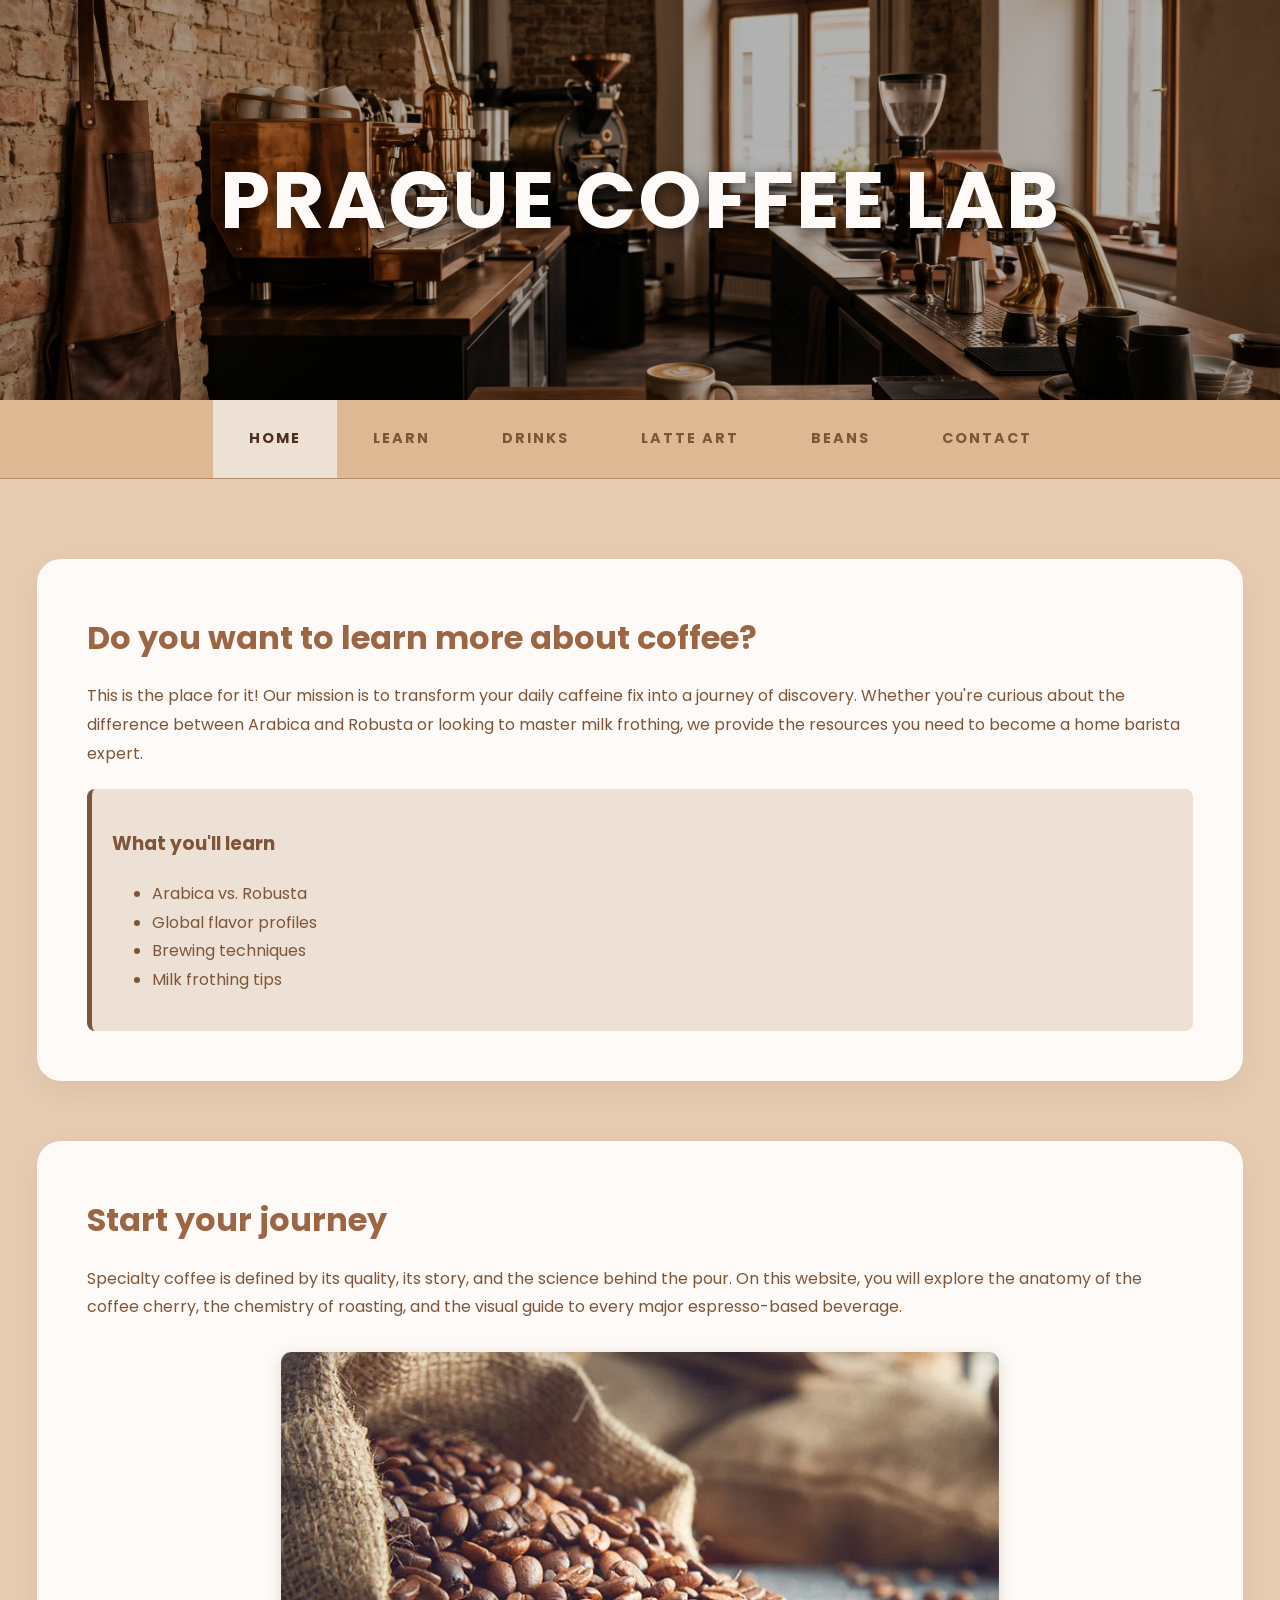
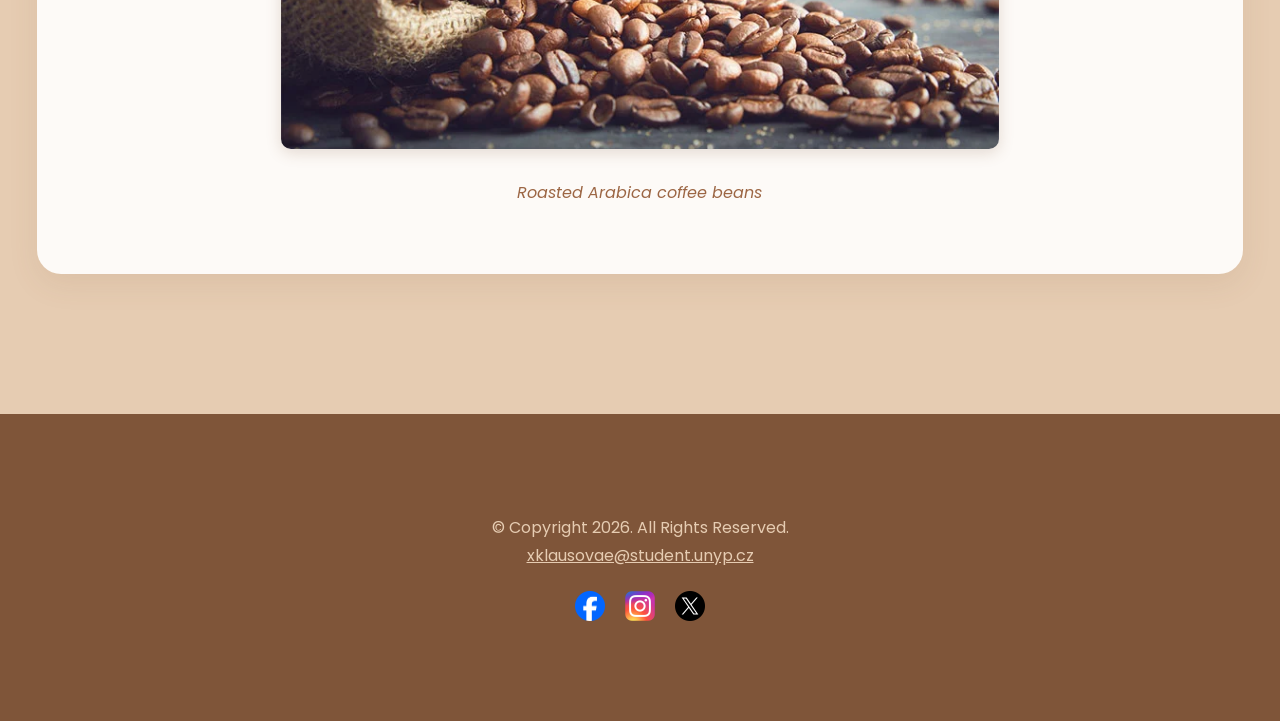
<file: index.html>
<!DOCTYPE html>
<html lang="en">
<head>
    <meta charset="UTF-8">
    <title>Coffee Lab | Home</title>
    <link rel="stylesheet" href="css/styles.css">
    <link href="https://fonts.googleapis.com/css2?family=Poppins:wght@400;600;800&display=swap" rel="stylesheet">
    <meta name="viewport" content="width=device-width,initial-scale=1">
    <meta name="description" content="Your ultimate guide to learning about coffee varieties, brewing, and flavors.">
    <meta name="author" content="Klausová">
    <meta name="keywords" content="coffee, Prague, barista, brewing, beans">
</head>
<body>

    <header>
        <h1>Prague Coffee Lab</h1>
    </header>

    <nav>
        <ul>
            <li><a href="index.html" class="active">Home</a></li>
            <li><a href="about.html">Learn</a></li>
            <li><a href="gallery.html">Drinks</a></li>
            <li><a href="media.html">Latte art</a></li>
            <li><a href="data.html">Beans</a></li>
            <li><a href="contact.html">Contact</a></li>
        </ul>
    </nav>

    <div id="container">
    <main>
        <article>
            <h2> Do you want to learn more about coffee?</h2>
            <p>This is the place for it! Our mission is to transform your daily caffeine fix into a journey of discovery. Whether you're curious about the difference between Arabica and Robusta or looking to master milk frothing, we provide the resources you need to become a home barista expert.</p>

            <aside>
                <h3>What you'll learn</h3>
                <ul>
                    <li>Arabica vs. Robusta</li>
                    <li>Global flavor profiles</li>
                    <li>Brewing techniques</li>
                    <li>Milk frothing tips</li>
                </ul>
            </aside>
        </article>

        <article>
            <h2>Start your journey</h2>
            <p>Specialty coffee is defined by its quality, its story, and the science behind the pour. On this website, you will explore the anatomy of the coffee cherry, the chemistry of roasting, and the visual guide to every major espresso-based beverage.</p>

            <figure>
                <img src="images/beans.jpg" alt="Close up of roasted coffee beans" class="feature-image">
                <figcaption>Roasted Arabica coffee beans</figcaption>
            </figure>
        </article>
    </main>
    </div>

    <footer>
        &copy; Copyright 2026. All Rights Reserved. <br>
        <a href="mailto:xklausovae@student.unyp.cz" class="footer-link">xklausovae@student.unyp.cz</a> <br>
        <div class="social-footer">
            <a href="https://fb.com" target="_blank">
                <img src="images/fb.png" alt="Facebook logo">
            </a>
            <a href="https://ig.com" target="_blank">
                <img src="images/ig.png" alt="Instagram logo">
            </a>
            <a href="https://x.com" target="_blank">
                <img src="images/x.png" alt="X logo">
            </a>
        </div>
    </footer>


<script src="js/scripts.js"></script>
</body>
</html>
</file>
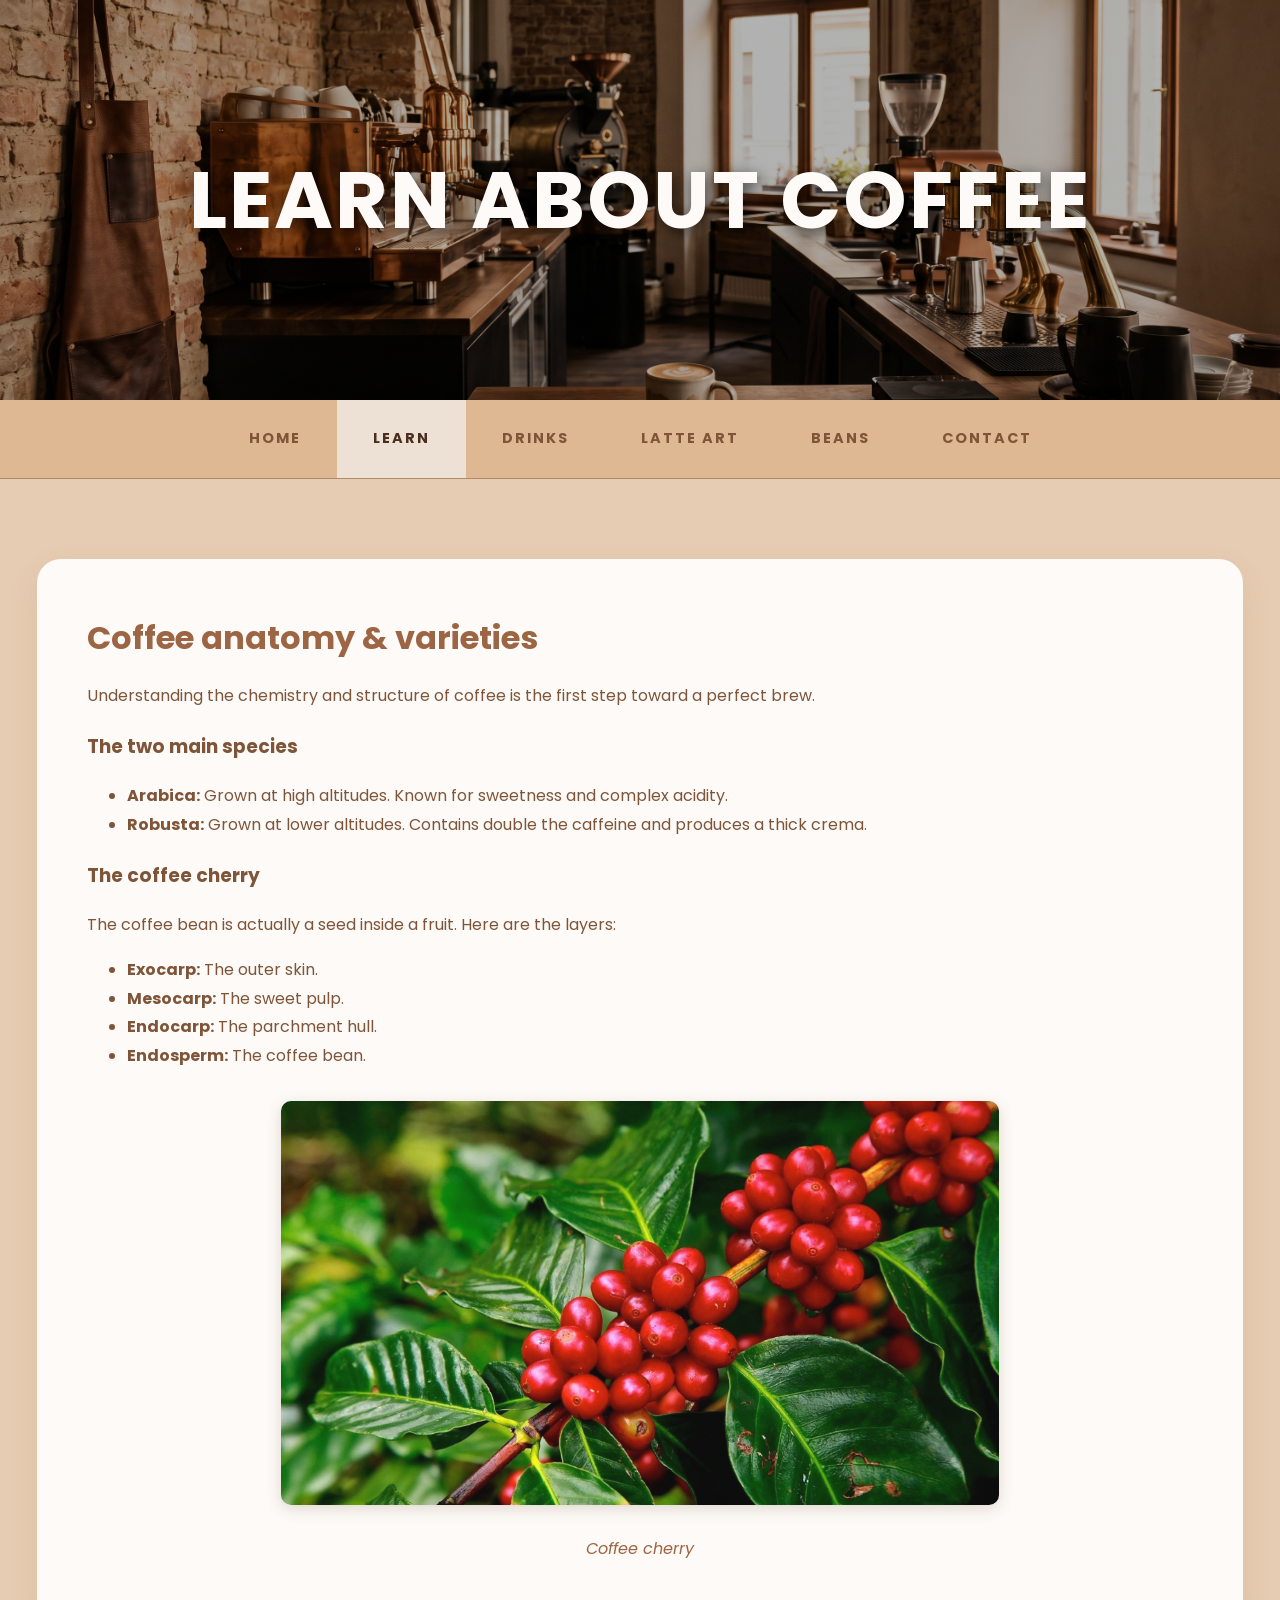
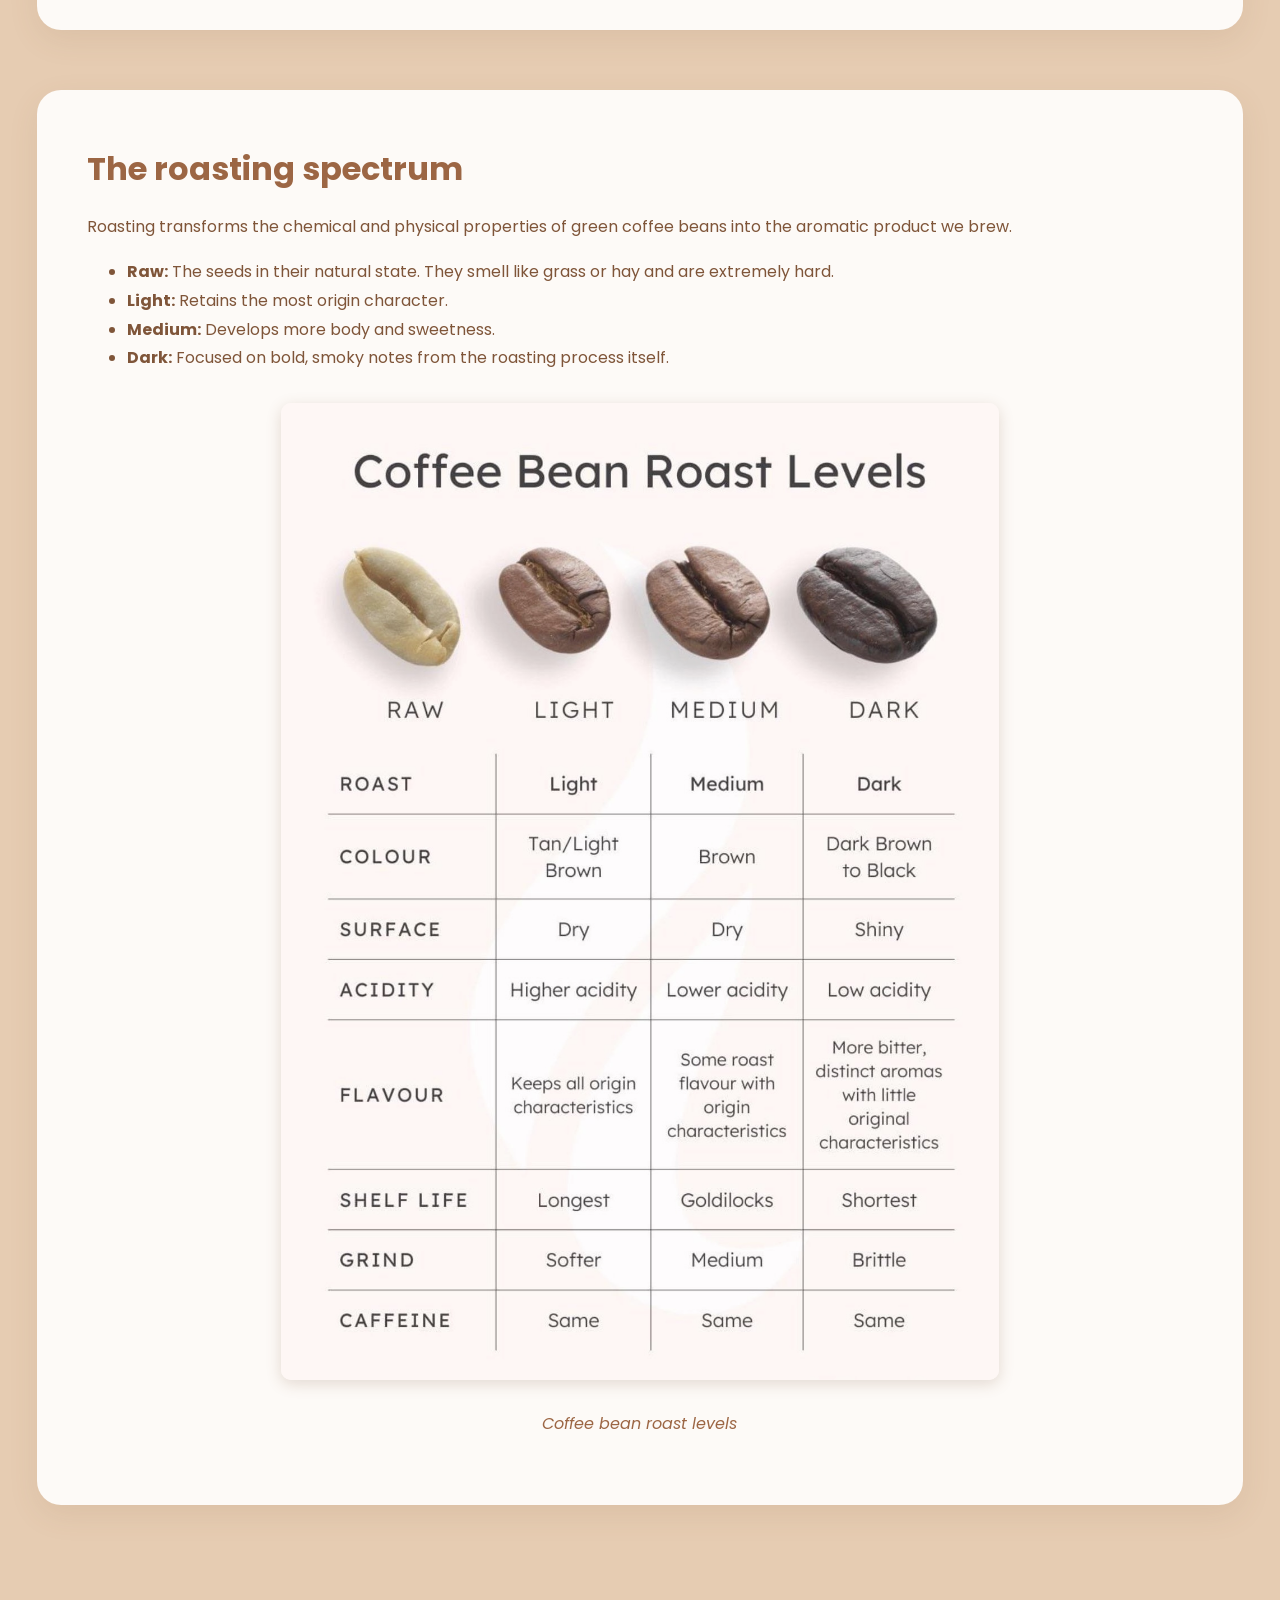
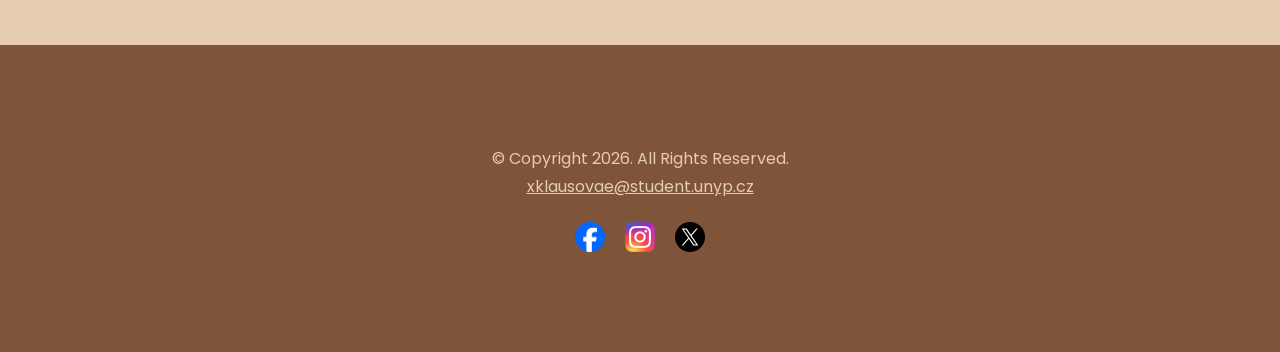
<file: about.html>
<!DOCTYPE html>
<html lang="en">
<head>
    <meta charset="UTF-8">
    <title>Coffee Lab | Learn</title>
    <link rel="stylesheet" href="css/styles.css">
    <link href="https://fonts.googleapis.com/css2?family=Poppins:wght@400;600;800&display=swap" rel="stylesheet">
    <meta name="viewport" content="width=device-width,initial-scale=1">
    <meta name="description" content="Your ultimate guide to learning about coffee varieties, brewing, and flavors.">
    <meta name="author" content="Klausová">
    <meta name="keywords" content="coffee, Prague, barista, brewing, beans">
</head>
<body>

<header>
    <h1>Learn about coffee</h1>
</header>

<nav>
    <ul>
        <li><a href="index.html">Home</a></li>
        <li><a href="about.html" class="active">Learn</a></li>
        <li><a href="gallery.html">Drinks</a></li>
        <li><a href="media.html">Latte art</a></li>
        <li><a href="data.html">Beans</a></li>
        <li><a href="contact.html">Contact</a></li>
    </ul>
</nav>

<div id="container">
    <main>
        <article>
            <h2>Coffee anatomy & varieties</h2>
            <p>Understanding the chemistry and structure of coffee is the first step toward a perfect brew.</p>

            <h3>The two main species</h3>
            <ul>
                <li><strong>Arabica:</strong> Grown at high altitudes. Known for sweetness and complex acidity.</li>
                <li><strong>Robusta:</strong> Grown at lower altitudes. Contains double the caffeine and produces a thick crema.</li>
            </ul>

            <h3>The coffee cherry</h3>
            <p>The coffee bean is actually a seed inside a fruit. Here are the layers:</p>

            <ul>
                <li><strong>Exocarp:</strong> The outer skin.</li>
                <li><strong>Mesocarp:</strong> The sweet pulp.</li>
                <li><strong>Endocarp:</strong> The parchment hull.</li>
                <li><strong>Endosperm:</strong> The coffee bean.</li>
            </ul>

            <figure>
                <img src="images/coffee_cherry.jpg" alt="Image of coffee cherry" class="feature-image">
                <figcaption>Coffee cherry</figcaption>
            </figure>

        </article>

        <article>
            <h2>The roasting spectrum</h2>
            <p>Roasting transforms the chemical and physical properties of green coffee beans into the aromatic product we brew.</p>
            <ul>
                <li><strong>Raw:</strong> The seeds in their natural state. They smell like grass or hay and are extremely hard.</li>
                <li><strong>Light:</strong> Retains the most origin character.</li>
                <li><strong>Medium:</strong> Develops more body and sweetness.</li>
                <li><strong>Dark:</strong> Focused on bold, smoky notes from the roasting process itself.</li>
            </ul>
            <figure>
                <img src="images/cofee_bean_roast_levels.jpeg" alt="Image of coffee bean roast levels" class="feature-image">
                <figcaption>Coffee bean roast levels</figcaption>
            </figure>
        </article>
    </main>
</div>

<footer>
    &copy; Copyright 2026. All Rights Reserved. <br>
    <a href="mailto:xklausovae@student.unyp.cz" class="footer-link">xklausovae@student.unyp.cz</a> <br>
    <div class="social-footer">
        <a href="https://fb.com" target="_blank">
            <img src="images/fb.png" alt="Facebook logo">
        </a>
        <a href="https://ig.com" target="_blank">
            <img src="images/ig.png" alt="Instagram logo">
        </a>
        <a href="https://x.com" target="_blank">
            <img src="images/x.png" alt="X logo">
        </a>
    </div>
</footer>


<script src="js/scripts.js"></script>
</body>
</html>
</file>
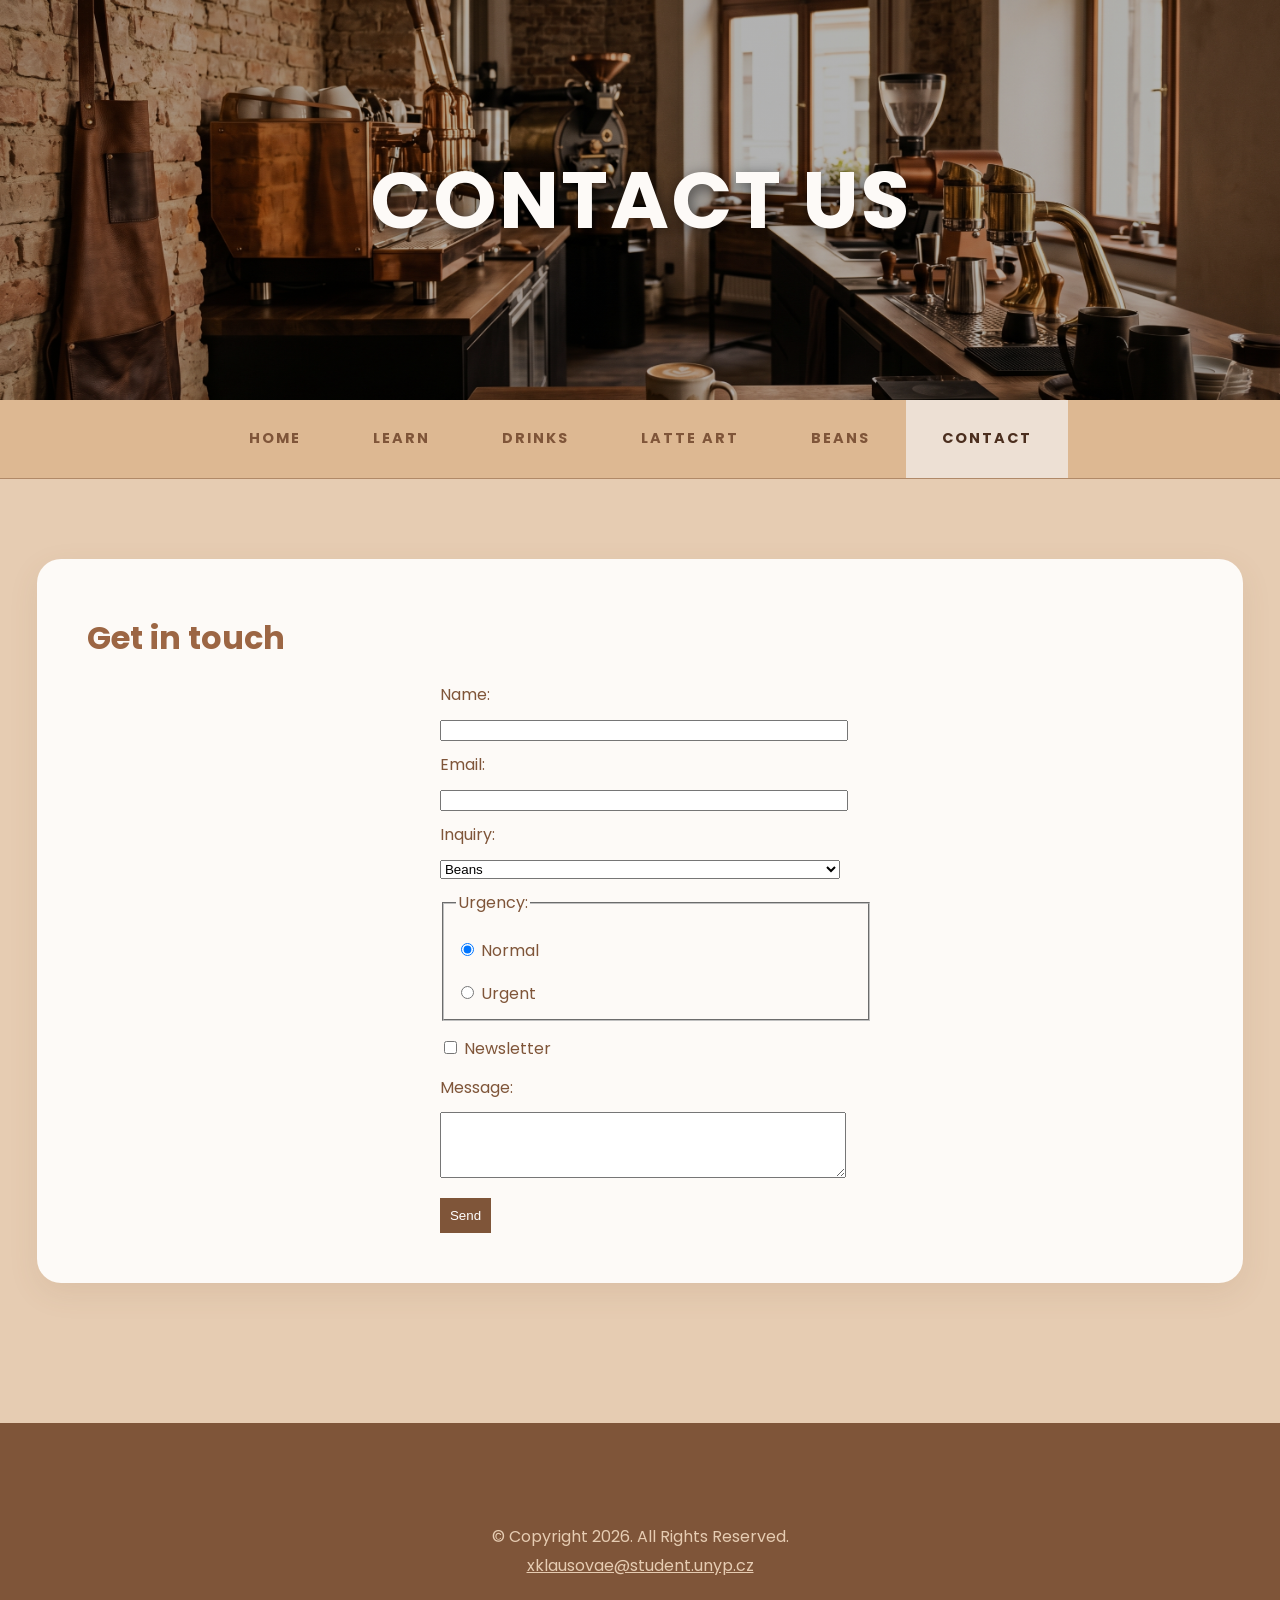
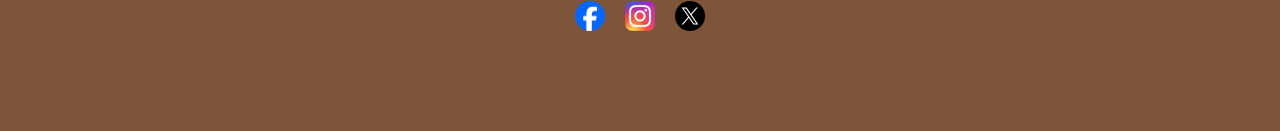
<file: contact.html>
<!DOCTYPE html>
<html lang="en">
<head>
    <meta charset="UTF-8">
    <title>Coffee Lab | Contact</title>
    <link rel="stylesheet" href="css/styles.css">
    <link href="https://fonts.googleapis.com/css2?family=Poppins:wght@400;600;800&display=swap" rel="stylesheet">
    <meta name="viewport" content="width=device-width,initial-scale=1">
    <meta name="description" content="Your ultimate guide to learning about coffee varieties, brewing, and flavors.">
    <meta name="author" content="Klausová">
    <meta name="keywords" content="coffee, Prague, barista, brewing, beans">
</head>
<body>

<header>
    <h1>Contact us</h1>
</header>

<nav>
    <ul>
        <li><a href="index.html">Home</a></li>
        <li><a href="about.html">Learn</a></li>
        <li><a href="gallery.html">Drinks</a></li>
        <li><a href="media.html">Latte art</a></li>
        <li><a href="data.html">Beans</a></li>
        <li><a href="contact.html" class="active">Contact</a></li>
    </ul>
</nav>

<div id="container">
    <main>
        <article>
            <h2>Get in touch</h2>
            <form id="contactForm">
                <label for="name">Name:</label>
                <input type="text" id="name" required>

                <label for="email">Email:</label>
                <input type="email" id="email" required>

                <label for="type">Inquiry:</label>
                <select id="type">
                    <option>Beans</option>
                    <option>Workshops</option>
                </select>

                <fieldset>
                    <legend>Urgency:</legend>
                    <label><input type="radio" name="u" value="low" checked> Normal</label>
                    <label><input type="radio" name="u" value="high"> Urgent</label>
                </fieldset>

                <label>
                    <input type="checkbox" id="sub"> Newsletter
                </label>

                <label for="msg">Message:</label>
                <textarea id="msg" rows="4"></textarea>

                <button type="submit" onclick="console.log('Submit button clicked!')">Send</button>
            </form>
            <div id="feedback"></div>
        </article>
    </main>
</div>

<footer>
    &copy; Copyright 2026. All Rights Reserved. <br>
    <a href="mailto:xklausovae@student.unyp.cz" class="footer-link">xklausovae@student.unyp.cz</a> <br>
    <div class="social-footer">
        <a href="https://fb.com" target="_blank">
            <img src="images/fb.png" alt="Facebook logo">
        </a>
        <a href="https://ig.com" target="_blank">
            <img src="images/ig.png" alt="Instagram logo">
        </a>
        <a href="https://x.com" target="_blank">
            <img src="images/x.png" alt="X logo">
        </a>
    </div>
</footer>


<script src="js/scripts.js"></script>
</body>
</html>
</file>
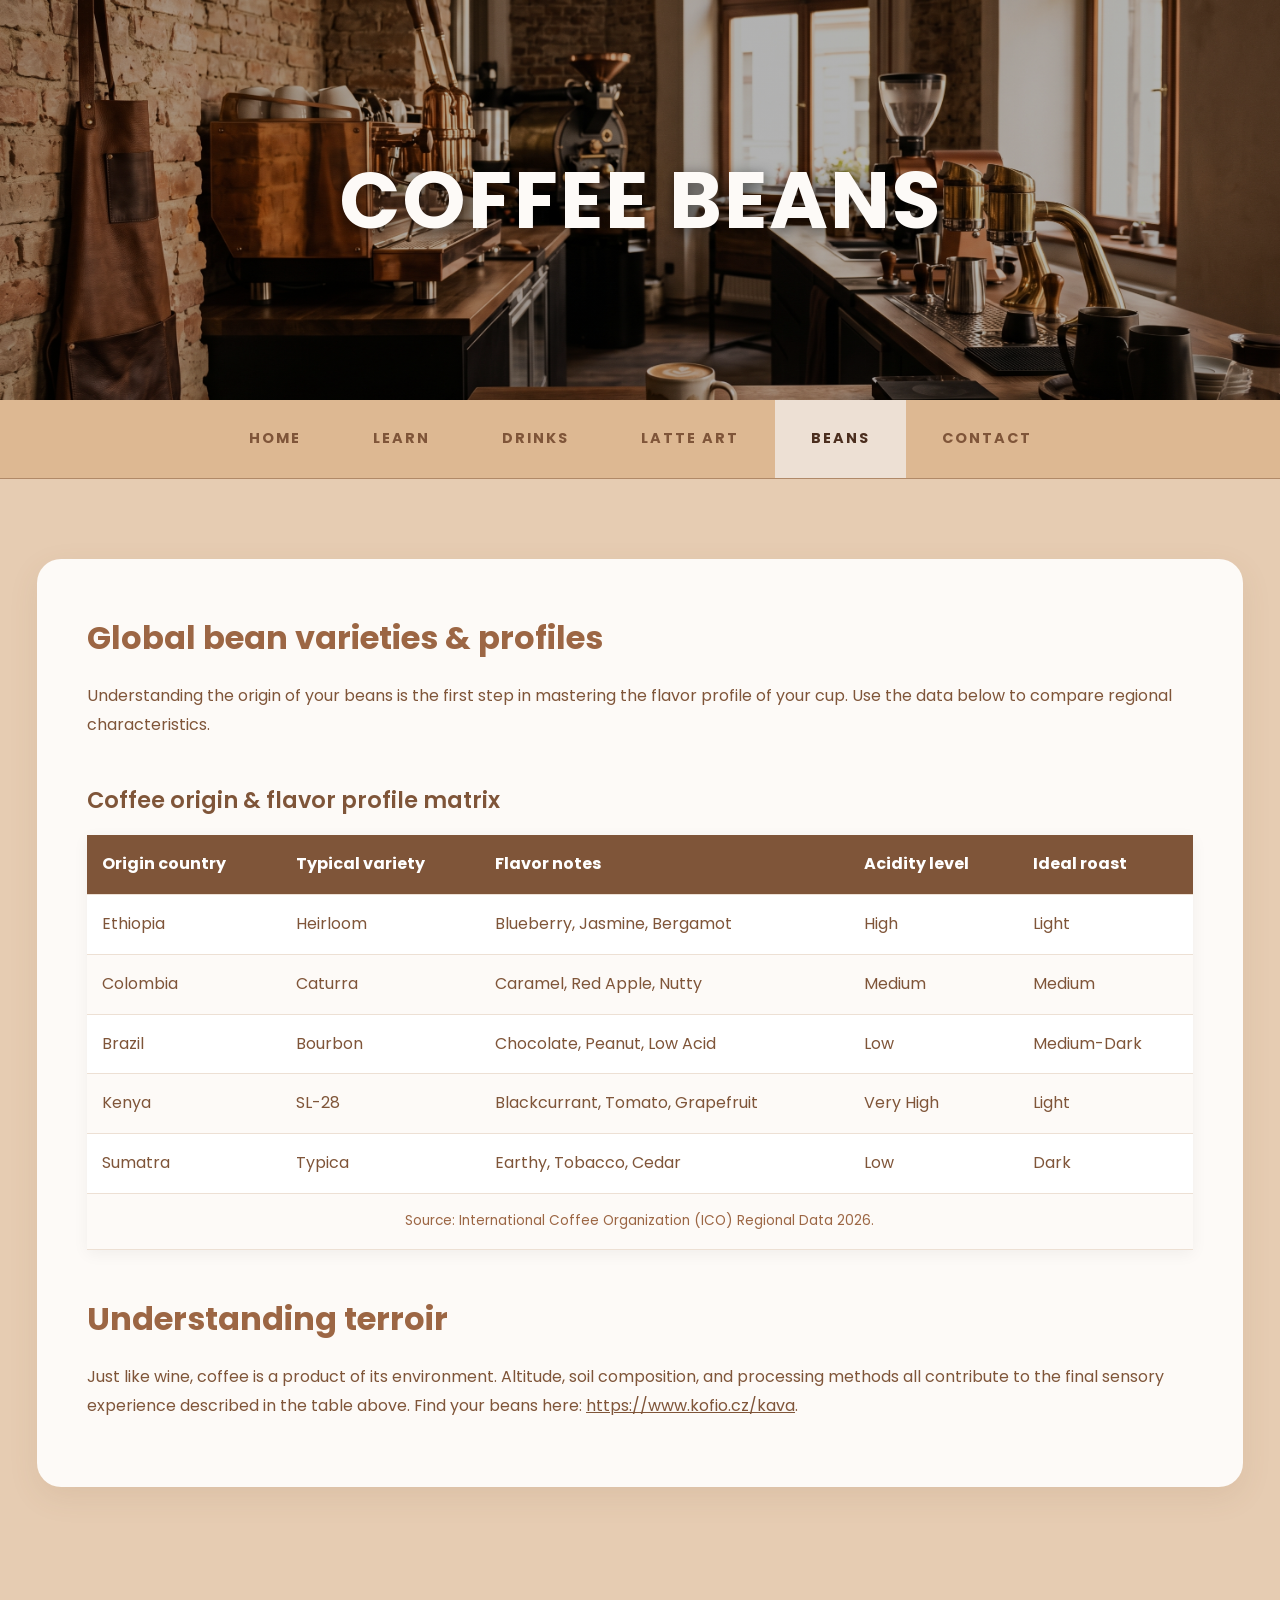
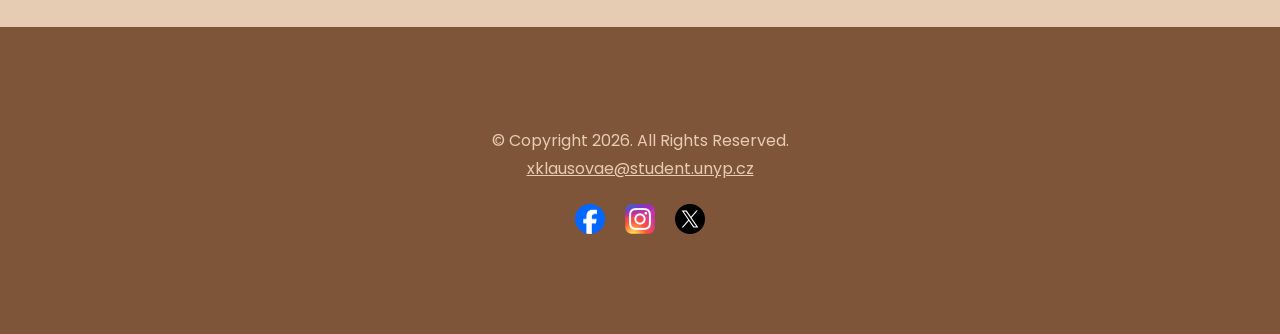
<file: data.html>
<!DOCTYPE html>
<html lang="en">
<head>
    <meta charset="UTF-8">
    <title>Coffee Lab | Beans</title>
    <link rel="stylesheet" href="css/styles.css">
    <link href="https://fonts.googleapis.com/css2?family=Poppins:wght@400;600;800&display=swap" rel="stylesheet">
    <meta name="viewport" content="width=device-width,initial-scale=1">
    <meta name="description" content="Your ultimate guide to learning about coffee varieties, brewing, and flavors.">
    <meta name="author" content="Klausová">
    <meta name="keywords" content="coffee, Prague, barista, brewing, beans">
</head>
<body>

<header>
    <h1>Coffee beans</h1>
</header>

<nav>
    <ul>
        <li><a href="index.html">Home</a></li>
        <li><a href="about.html">Learn</a></li>
        <li><a href="gallery.html">Drinks</a></li>
        <li><a href="media.html">Latte art</a></li>
        <li><a href="data.html" class="active">Beans</a></li>
        <li><a href="contact.html">Contact</a></li>
    </ul>
</nav>

<div id="container">
    <main>
        <article>
            <h2>Global bean varieties & profiles</h2>
            <p>Understanding the origin of your beans is the first step in mastering the flavor profile of your cup. Use the data below to compare regional characteristics.</p>

            <table class="table-wrapper">
                <caption>Coffee origin & flavor profile matrix</caption>
                <thead>
                <tr>
                    <th>Origin country</th>
                    <th>Typical variety</th>
                    <th>Flavor notes</th>
                    <th>Acidity level</th>
                    <th>Ideal roast</th>
                </tr>
                </thead>
                <tbody>
                <tr>
                    <td>Ethiopia</td>
                    <td>Heirloom</td>
                    <td>Blueberry, Jasmine, Bergamot</td>
                    <td>High</td>
                    <td>Light</td>
                </tr>
                <tr>
                    <td>Colombia</td>
                    <td>Caturra</td>
                    <td>Caramel, Red Apple, Nutty</td>
                    <td>Medium</td>
                    <td>Medium</td>
                </tr>
                <tr>
                    <td>Brazil</td>
                    <td>Bourbon</td>
                    <td>Chocolate, Peanut, Low Acid</td>
                    <td>Low</td>
                    <td>Medium-Dark</td>
                </tr>
                <tr>
                    <td>Kenya</td>
                    <td>SL-28</td>
                    <td>Blackcurrant, Tomato, Grapefruit</td>
                    <td>Very High</td>
                    <td>Light</td>
                </tr>
                <tr>
                    <td>Sumatra</td>
                    <td>Typica</td>
                    <td>Earthy, Tobacco, Cedar</td>
                    <td>Low</td>
                    <td>Dark</td>
                </tr>
                </tbody>
                <tfoot>
                <tr>
                    <td colspan="5">Source: International Coffee Organization (ICO) Regional Data 2026.</td>
                </tr>
                </tfoot>
            </table>

            <section>
                <h2>Understanding terroir</h2>
                <p>Just like wine, coffee is a product of its environment. Altitude, soil composition, and processing methods all contribute to the final sensory experience described in the table above.
                Find your beans here: <a href="https://www.kofio.cz/kava" class="beans-link" target="_blank">https://www.kofio.cz/kava</a>.
                </p>
            </section>

        </article>
    </main>
</div>

<footer>
    &copy; Copyright 2026. All Rights Reserved. <br>
    <a href="mailto:xklausovae@student.unyp.cz" class="footer-link">xklausovae@student.unyp.cz</a> <br>
    <div class="social-footer">
        <a href="https://fb.com" target="_blank">
            <img src="images/fb.png" alt="Facebook logo">
        </a>
        <a href="https://ig.com" target="_blank">
            <img src="images/ig.png" alt="Instagram logo">
        </a>
        <a href="https://x.com" target="_blank">
            <img src="images/x.png" alt="X logo">
        </a>
    </div>
</footer>


<script src="js/scripts.js"></script>
</body>
</html>
</file>
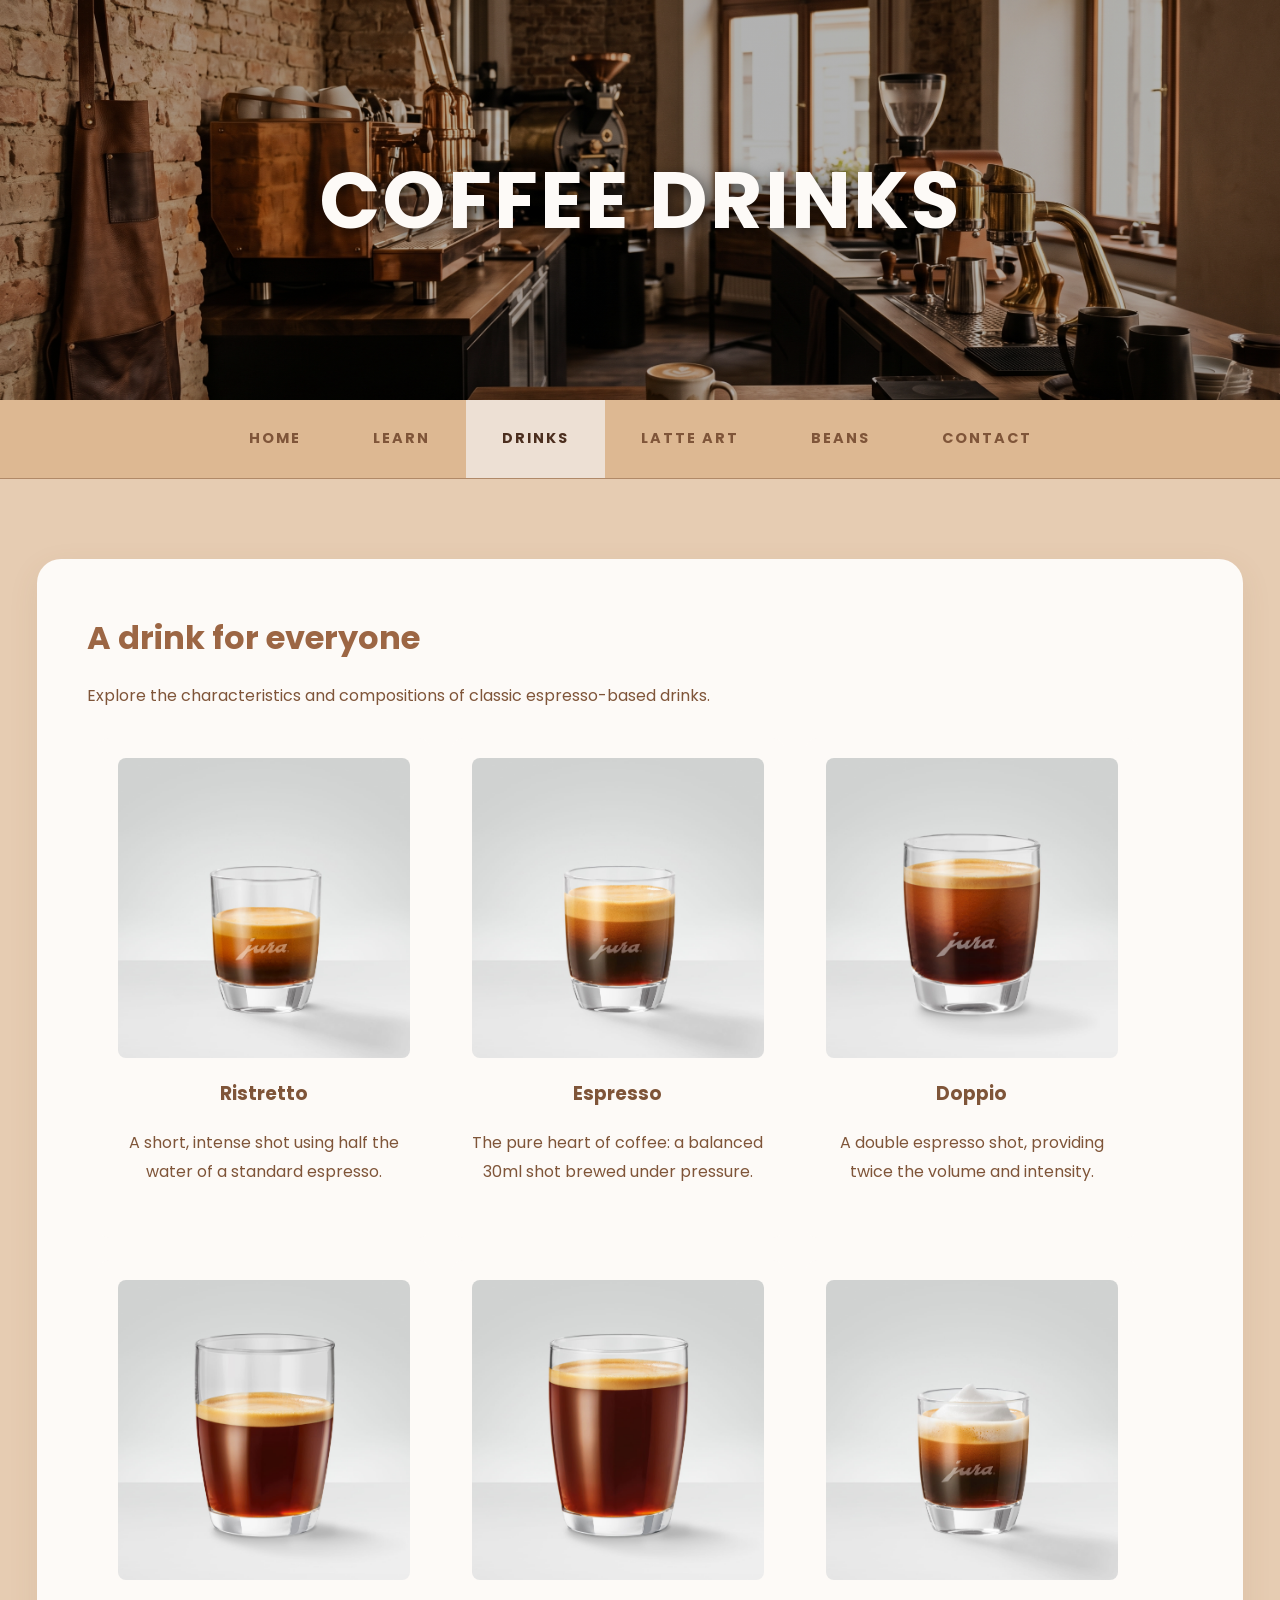
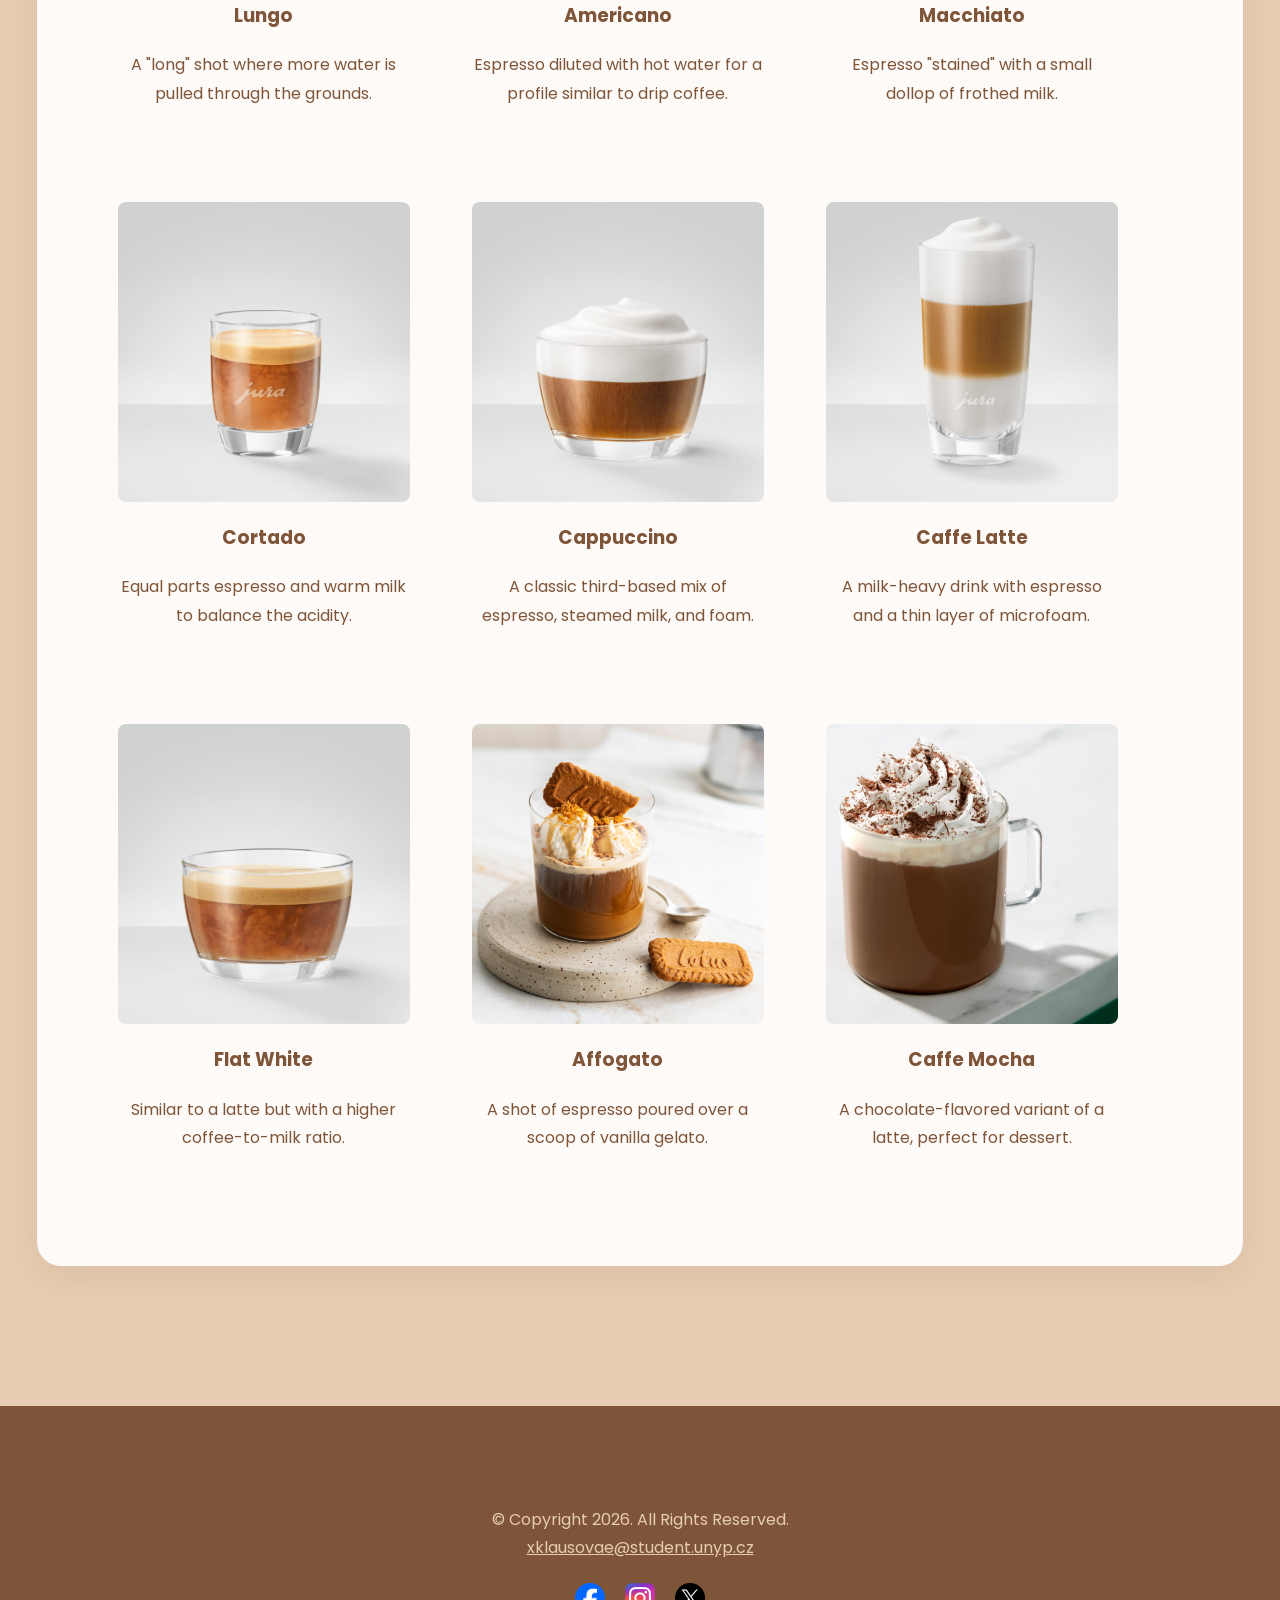
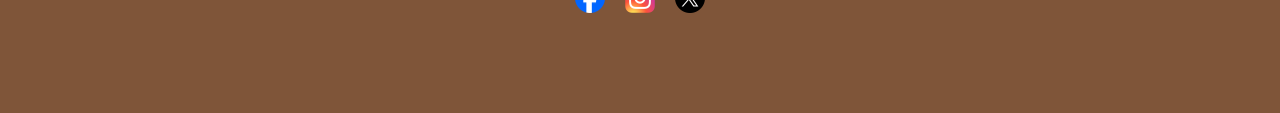
<file: gallery.html>
<!DOCTYPE html>
<html lang="en">
<head>
    <meta charset="UTF-8">
    <title>Coffee Lab | Drinks</title>
    <link rel="stylesheet" href="css/styles.css">
    <link href="https://fonts.googleapis.com/css2?family=Poppins:wght@400;600;800&display=swap" rel="stylesheet">
    <meta name="viewport" content="width=device-width,initial-scale=1">
    <meta name="description" content="Your ultimate guide to learning about coffee varieties, brewing, and flavors.">
    <meta name="author" content="Klausová">
    <meta name="keywords" content="coffee, Prague, barista, brewing, beans">
</head>
<body>

<header>
    <h1>Coffee drinks</h1>
</header>

<nav>
    <ul>
        <li><a href="index.html">Home</a></li>
        <li><a href="about.html">Learn</a></li>
        <li><a href="gallery.html" class="active">Drinks</a></li>
        <li><a href="media.html">Latte art</a></li>
        <li><a href="data.html">Beans</a></li>
        <li><a href="contact.html">Contact</a></li>
    </ul>
</nav>

<div id="container">
    <main>
        <article>
            <h2>A drink for everyone</h2>
            <p>Explore the characteristics and compositions of classic espresso-based drinks.</p>

            <div class="drink-grid">
                <div class="drink-card">
                    <img src="images/ristretto.jpg" alt="Ristretto">
                    <h3>Ristretto</h3>
                    <p>A short, intense shot using half the water of a standard espresso.</p>
                </div>
                <div class="drink-card">
                    <img src="images/espresso.jpg" alt="Espresso">
                    <h3>Espresso</h3>
                    <p>The pure heart of coffee: a balanced 30ml shot brewed under pressure.</p>
                </div>
                <div class="drink-card">
                    <img src="images/doppio.jpg" alt="Doppio">
                    <h3>Doppio</h3>
                    <p>A double espresso shot, providing twice the volume and intensity.</p>
                </div>
                <div class="drink-card">
                    <img src="images/lungo.jpg" alt="Lungo">
                    <h3>Lungo</h3>
                    <p>A "long" shot where more water is pulled through the grounds.</p>
                </div>
                <div class="drink-card">
                    <img src="images/americano.jpg" alt="Americano">
                    <h3>Americano</h3>
                    <p>Espresso diluted with hot water for a profile similar to drip coffee.</p>
                </div>
                <div class="drink-card">
                    <img src="images/macchiato.jpg" alt="Macchiato">
                    <h3>Macchiato</h3>
                    <p>Espresso "stained" with a small dollop of frothed milk.</p>
                </div>
                <div class="drink-card">
                    <img src="images/cortado.jpg" alt="Cortado">
                    <h3>Cortado</h3>
                    <p>Equal parts espresso and warm milk to balance the acidity.</p>
                </div>
                <div class="drink-card">
                    <img src="images/cappuccino.jpg" alt="Cappuccino">
                    <h3>Cappuccino</h3>
                    <p>A classic third-based mix of espresso, steamed milk, and foam.</p>
                </div>
                <div class="drink-card">
                    <img src="images/latte.jpg" alt="Latte">
                    <h3>Caffe Latte</h3>
                    <p>A milk-heavy drink with espresso and a thin layer of microfoam.</p>
                </div>
                <div class="drink-card">
                    <img src="images/flat-white.jpg" alt="Flat White">
                    <h3>Flat White</h3>
                    <p>Similar to a latte but with a higher coffee-to-milk ratio.</p>
                </div>
                <div class="drink-card">
                    <img src="images/affogato.jpg" alt="Affogato">
                    <h3>Affogato</h3>
                    <p>A shot of espresso poured over a scoop of vanilla gelato.</p>
                </div>
                <div class="drink-card">
                    <img src="images/mocha.avif" alt="Mocha">
                    <h3>Caffe Mocha</h3>
                    <p>A chocolate-flavored variant of a latte, perfect for dessert.</p>
                </div>
            </div>
        </article>
    </main>
</div>

<footer>
    &copy; Copyright 2026. All Rights Reserved. <br>
    <a href="mailto:xklausovae@student.unyp.cz" class="footer-link">xklausovae@student.unyp.cz</a> <br>
    <div class="social-footer">
        <a href="https://fb.com" target="_blank">
            <img src="images/fb.png" alt="Facebook logo">
        </a>
        <a href="https://ig.com" target="_blank">
            <img src="images/ig.png" alt="Instagram logo">
        </a>
        <a href="https://x.com" target="_blank">
            <img src="images/x.png" alt="X logo">
        </a>
    </div>
</footer>


<script src="js/scripts.js"></script>
</body>
</html>
</file>
<file: css/styles.css>
/* BASE STYLES & RESET */
html, body {
    margin: 0;
    padding: 0;
    overflow-x: hidden;
}

body {
    background-color: #e6ccb2;
    color: #7f5539;
    font-family: 'Poppins', sans-serif;
    line-height: 1.8;
}

img {
    max-width: 100%;
    height: auto;
    display: block;
    border-radius: 4px;
}

#container {
    width: 100%;
    margin: auto;
}

/* TYPOGRAPHY */
h1 {
    color: #fdfaf7;
    font-size: 5em;
    font-weight: 700;
    text-transform: uppercase;
    letter-spacing: 2px;
    margin: 0;
    text-align: center;
    text-shadow: 2px 4px 15px rgba(0, 0, 0, 0.6);
}

h2 {
    font-size: 2em;
    color: #9c6644;
    margin-top: 0;
    margin-bottom: 15px;
    font-weight: 700;
}

/* HEADER & NAVIGATION */
header {
    background: linear-gradient(rgba(0,0,0,0.3), rgba(0,0,0,0.3)),
            url('../images/header.png') no-repeat center center;
    background-size: cover;
    width: 100%;
    height: 400px;
    display: flex;
    justify-content: center;
    align-items: center;
}

nav {
    background-color: #ddb892;
    border-bottom: 1px solid #b08968;
    position: sticky;
    top: 0;
    z-index: 1000;
}

nav ul {
    display: flex;
    justify-content: center;
    list-style: none;
    margin: 0;
    padding: 0;
}

nav a:link, nav a:visited {
    display: block;
    padding: 1.8em 2.5em;
    color: #7f5539;
    text-decoration: none;
    font-weight: 700;
    font-size: 0.9em;
    text-transform: uppercase;
    letter-spacing: 2px;
    transition: all 0.4s ease;
}

nav a:hover {
    background-color: #b08968;
    color: #e6ccb2;
}

nav a.active {
    background-color: #ede0d4;
    color: #4b2e1e;
}

/* MAIN CONTENT AREAS */
main {
    padding: 80px 2%;
}

article {
    width: 90%;
    margin-left: auto;
    margin-right: auto;
    background-color: #fdfaf7;
    padding: 50px;
    margin-bottom: 60px;
    border-radius: 24px;
    box-shadow: 0 10px 30px rgba(127, 85, 57, 0.1);
}

aside {
    background-color: #ede0d4;
    padding: 20px;
    margin-top: 20px;
    border-left: 5px solid #7f5539;
    border-radius: 8px;
}

.feature-image {
    width: 70%;
    height: auto;
    display: block;
    opacity: 0.95;
    margin: 30px auto;
    border-radius: 10px;
    box-shadow: 0 4px 15px rgba(127, 85, 57, 0.2);
}

/* COMPONENTS */

/* coffee cards */
.drink-grid {
    display: block;
    overflow: hidden;
    width: 100%;
}

.drink-card {
    float: left;
    width: 30%;
    margin: 1%;
    height: 500px;
    background-color: #fdfaf7;
    padding: 20px;
    border-radius: 12px;
    text-align: center;
    box-sizing: border-box;
}

.drink-card img {
    width: 100%;
    height: 300px;
    object-fit: cover;
    border-radius: 8px;
    margin-bottom: 15px;
}

/* tables */
.table-wrapper {
    width: 100%;
    margin: 40px 0;
    overflow-x: auto;
    -webkit-overflow-scrolling: touch;
}

table {
    width: 100%;
    border-collapse: collapse;
    background-color: #ffffff;
    box-shadow: 0 4px 15px rgba(0,0,0,0.05);
    min-width: 600px;
}

caption {
    font-size: 1.4em;
    font-weight: 600;
    margin-bottom: 15px;
    color: #7f5539;
    text-align: left;
}

thead tr {
    background-color: #7f5539;
    color: #ffffff;
}

th, td {
    padding: 15px;
    border-bottom: 1px solid #ede0d4;
    text-align: left;
}

tbody tr:nth-child(even) {
    background-color: #fdfaf7;
}

tbody tr:hover {
    background-color: #f5ebe0;
}

tfoot {
    font-size: 0.85em;
    color: #9c6644;
    background-color: #fdfaf7;
}

tfoot td {
    text-align: center;
    padding: 15px;
}

/* video */
.video-container {
    width: 100%;
    max-width: 560px;
    margin: 30px auto;
    border-radius: 12px;
    overflow: hidden;
    box-shadow: 0 4px 20px rgba(0, 0, 0, 0.15);
}

video {
    width: 100%;
    height: 315px;
    display: block;
    object-fit: cover;
}

.video-container iframe {
    width: 100%;
    height: 315px;
    border: none;
    display: block;
}

/* forms */
form {
    max-width: 400px;
    margin: auto;
}

#feedback {
    margin-top: 30px;
    padding: 15px;
    text-align: center;
    font-weight: 700;
    color: #2a9d8f;
    background-color: #f0fdfa;
    border: 1px solid #2a9d8f;
    border-radius: 8px;
    display: none;
}

label, input, select, textarea, fieldset {
    display: block;
    width: 100%;
    margin-top: 10px;
}

input[type="radio"], input[type="checkbox"] {
    display: inline;
    width: auto;
}

button {
    margin-top: 20px;
    padding: 10px;
    background: #7f5539;
    color: white;
    border: none;
    cursor: pointer;
}

figcaption {
    font-style: italic;
    color: #9c6644;
    text-align: center;
}

/* FOOTER & LINKS */
footer {
    background-color: #7f5539;
    color: #e6ccb2;
    text-align: center;
    padding: 100px 20px;
}

.footer-link:link {
    color: #e6ccb2;
    text-decoration: underline;
}

.social-footer {
    margin-top: 20px;
    display: flex;
    justify-content: center;
    gap: 20px;
}

.social-footer img {
    width: 30px;
    height: 30px;
}

.beans-link:link {
    color: #7f5539;
    text-decoration: underline;
}

.beans-link:visited {
    color: #808080;
}

/* RESPONSIVE DESIGN */
@media only screen and (max-width: 1024px) {
    nav a:link, nav a:visited {
        padding: 1.5em 1em;
    }

    main {
        padding: 40px 5%;
    }

    article {
        padding: 30px;
    }

    .drink-card {
        width: 48%;
        margin: 1%;
    }
}

@media only screen and (max-width: 768px) {
    header {
        height: 250px;
    }

    h1 {
        font-size: 2.2em;
        padding: 0 20px;
    }

    nav ul {
        flex-direction: column;
    }

    nav a:link, nav a:visited {
        padding: 1.2em;
        text-align: center;
        border-bottom: 1px solid #b08968;
    }

    th, td {
        padding: 10px 8px;
        font-size: 0.85em;
    }

    .drink-card {
        width: 98%;
        margin: 2% auto;
        float: none;
    }
}
</file>
